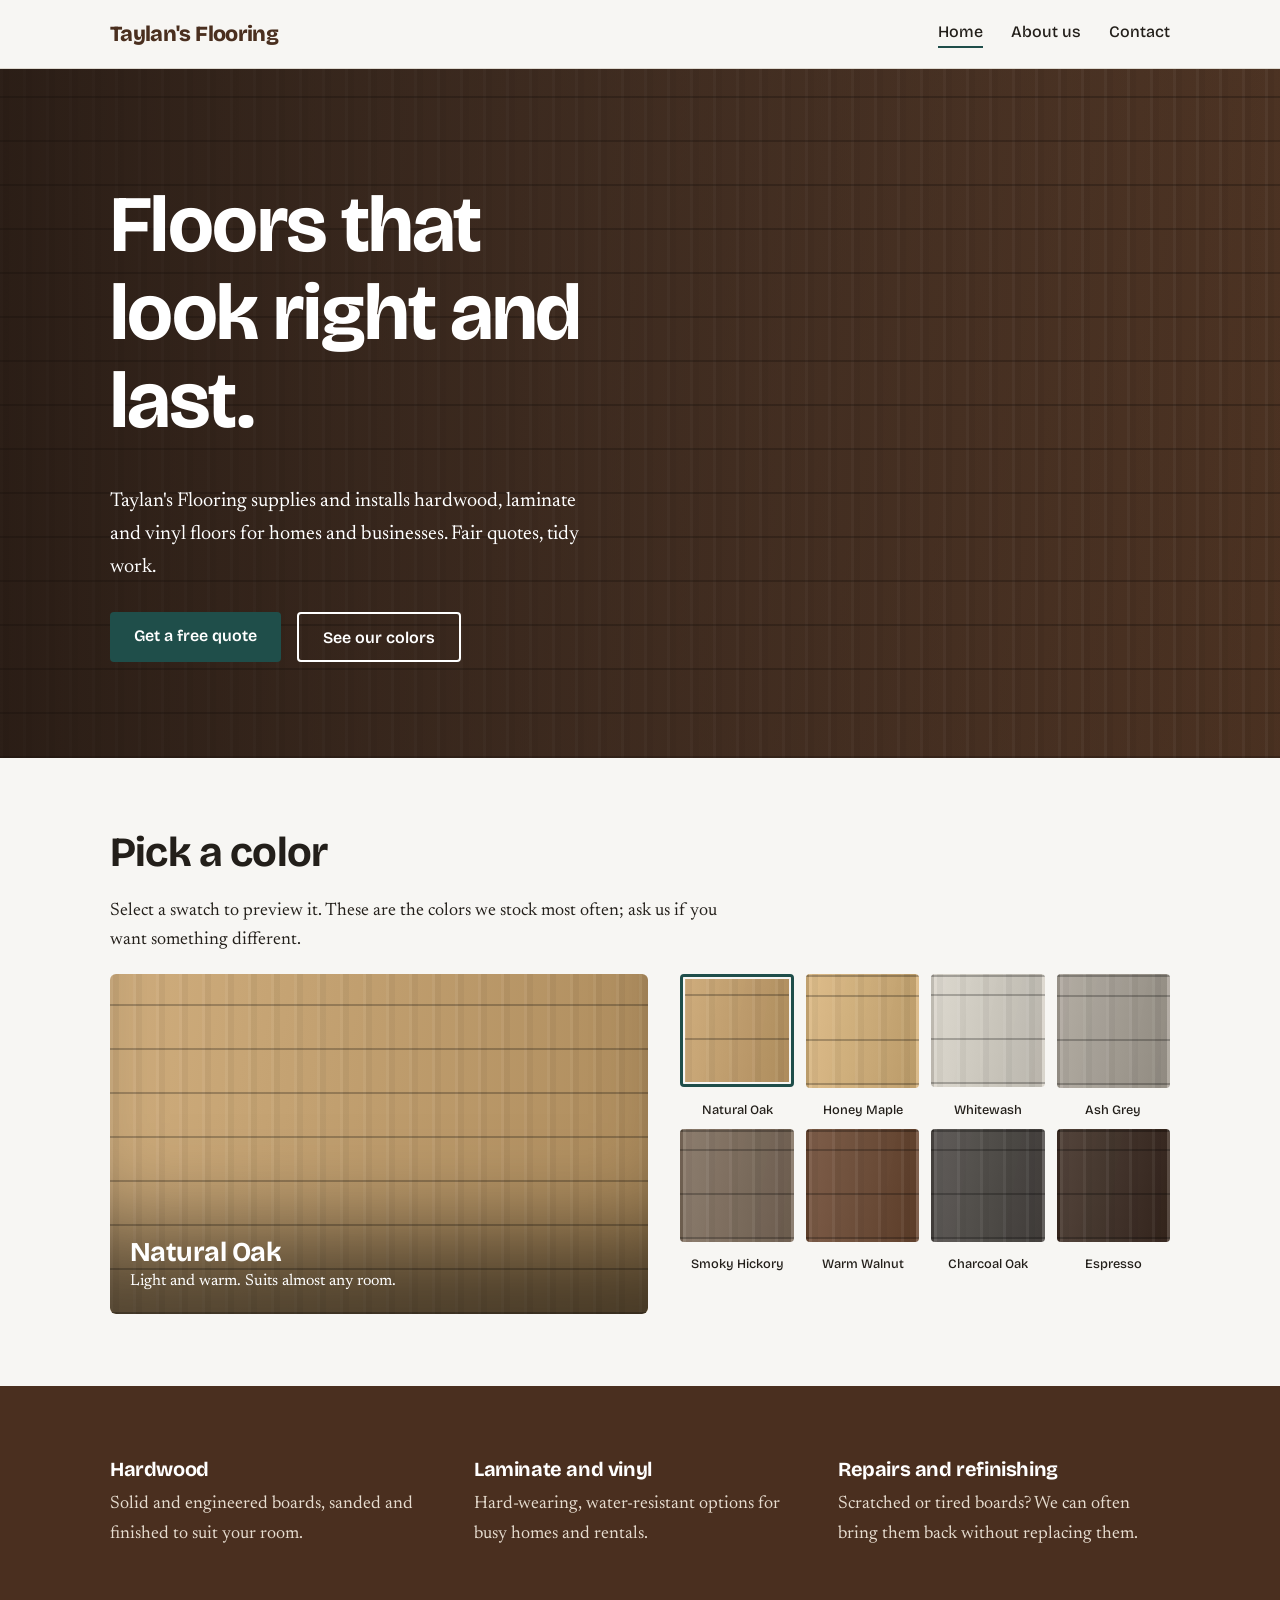
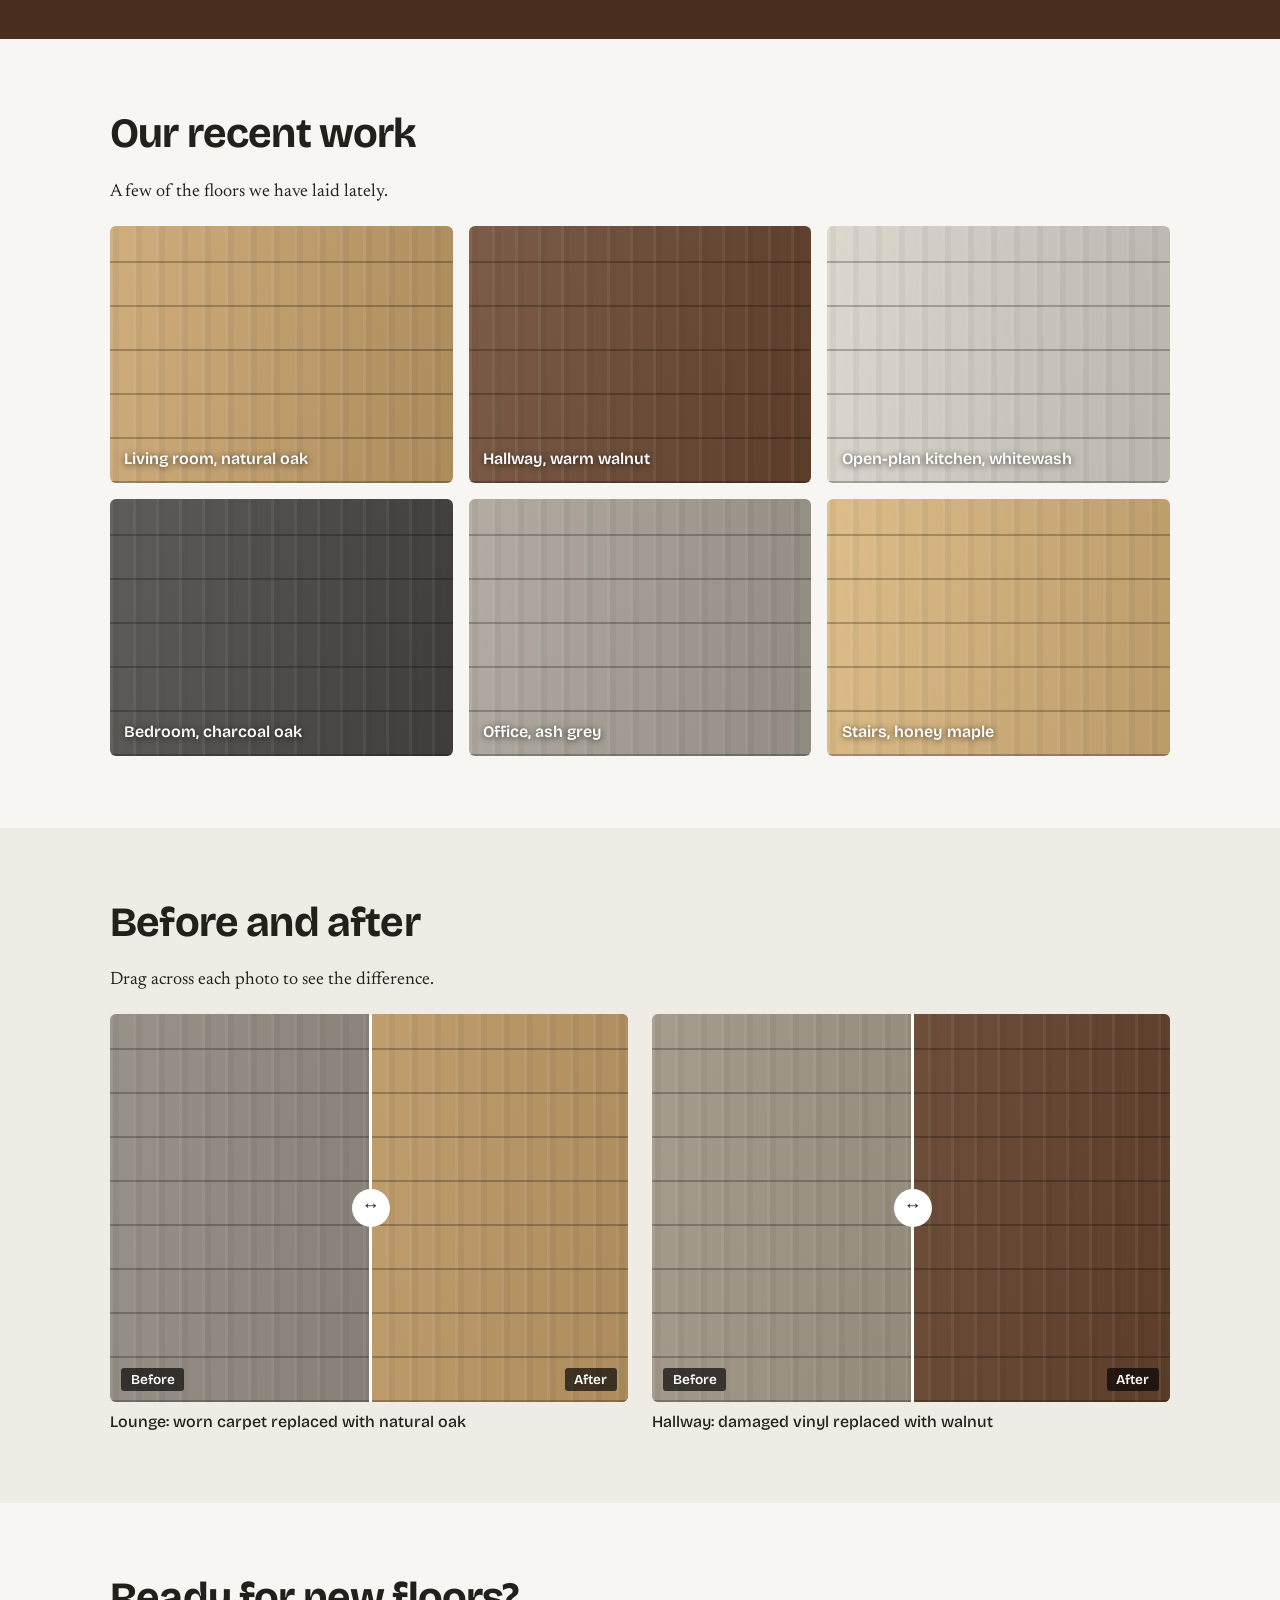
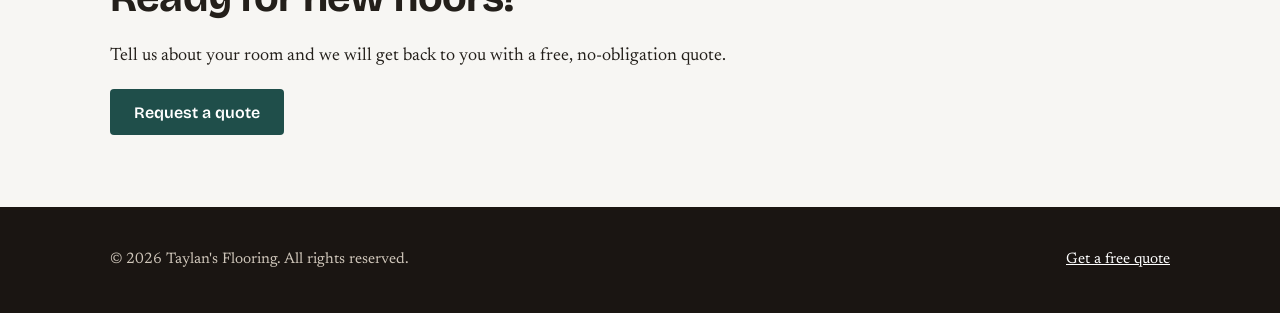
<file: index.html>
<!doctype html><html lang="en"><head><title>Taylan's Flooring | Floors installed properly</title><meta name="description" content="Hardwood, laminate and vinyl flooring supplied and installed by Taylan's Flooring."><meta charset="utf-8"><meta name="viewport" content="width=device-width,initial-scale=1"><link rel="preconnect" href="https://fonts.googleapis.com"><link rel="preconnect" href="https://fonts.gstatic.com" crossorigin><link href="https://fonts.googleapis.com/css2?family=Bricolage+Grotesque:wght@500;600;800&family=Newsreader:ital,wght@0,400;0,600;1,400&display=swap" rel="stylesheet"><link rel="stylesheet" href="css/style.css"></head><body>
<header><div class="wrap bar"><a class="logo" href="index.html">Taylan's Flooring</a>
<button class="menu" aria-expanded="false" aria-controls="nav">Menu</button>
<nav id="nav"><ul><li><a href="index.html" aria-current="page">Home</a></li><li><a href="about.html">About us</a></li><li><a href="contact.html">Contact</a></li></ul></nav></div></header>
<main>
<section class="hero wood"><div class="wrap">
<h1>Floors that<br>look right and<br>last.</h1>
<p>Taylan's Flooring supplies and installs hardwood, laminate and vinyl floors for homes and businesses. Fair quotes, tidy work.</p>
<div class="row"><a class="btn" href="contact.html">Get a free quote</a><a class="btn alt" href="#colors">See our colors</a></div>
</div></section>

<section id="colors"><div class="wrap">
<h2>Pick a color</h2>
<p>Select a swatch to preview it. These are the colors we stock most often; ask us if you want something different.</p>
<div class="pick"><div id="preview" class="preview wood" aria-live="polite"></div><ul id="swatches" class="swatches"></ul></div>
</div></section>

<section class="band"><div class="wrap cols">
<div><h3>Hardwood</h3><p>Solid and engineered boards, sanded and finished to suit your room.</p></div>
<div><h3>Laminate and vinyl</h3><p>Hard-wearing, water-resistant options for busy homes and rentals.</p></div>
<div><h3>Repairs and refinishing</h3><p>Scratched or tired boards? We can often bring them back without replacing them.</p></div>
</div></section>

<section id="work"><div class="wrap">
<h2>Our recent work</h2>
<p>A few of the floors we have laid lately.</p>
<div class="grid">
<div class="tile wood" style="--c:#c9a26b"><span>Living room, natural oak</span></div>
<div class="tile wood" style="--c:#6b4730"><span>Hallway, warm walnut</span></div>
<div class="tile wood" style="--c:#d8d3c8"><span>Open-plan kitchen, whitewash</span></div>
<div class="tile wood" style="--c:#4a4642"><span>Bedroom, charcoal oak</span></div>
<div class="tile wood" style="--c:#a8a196"><span>Office, ash grey</span></div>
<div class="tile wood" style="--c:#d9b47a"><span>Stairs, honey maple</span></div>
</div></div></section>

<section id="before-after" style="background:#efece6"><div class="wrap">
<h2>Before and after</h2>
<p>Drag across each photo to see the difference.</p>
<div class="ba-list">
<figure style="margin:0"><div class="ba"><div class="wood" style="--c:#8a8379"></div><div class="after wood" style="--c:#c9a26b"></div><span class="tag l">Before</span><span class="tag r">After</span><div class="handle"></div><input type="range" min="0" max="100" value="50" aria-label="Compare before and after, lounge floor"></div><figcaption class="cap">Lounge: worn carpet replaced with natural oak</figcaption></figure>
<figure style="margin:0"><div class="ba"><div class="wood" style="--c:#9a8f7e"></div><div class="after wood" style="--c:#6b4730"></div><span class="tag l">Before</span><span class="tag r">After</span><div class="handle"></div><input type="range" min="0" max="100" value="50" aria-label="Compare before and after, hallway floor"></div><figcaption class="cap">Hallway: damaged vinyl replaced with walnut</figcaption></figure>
</div></div></section>

<section><div class="wrap"><h2>Ready for new floors?</h2><p>Tell us about your room and we will get back to you with a free, no-obligation quote.</p><a class="btn" href="contact.html">Request a quote</a></div></section>
</main>
<footer><div class="wrap"><div>© 2026 Taylan's Flooring. All rights reserved.</div><div><a href="contact.html">Get a free quote</a></div></div></footer><script src="js/main.js"></script></body></html>
</file>
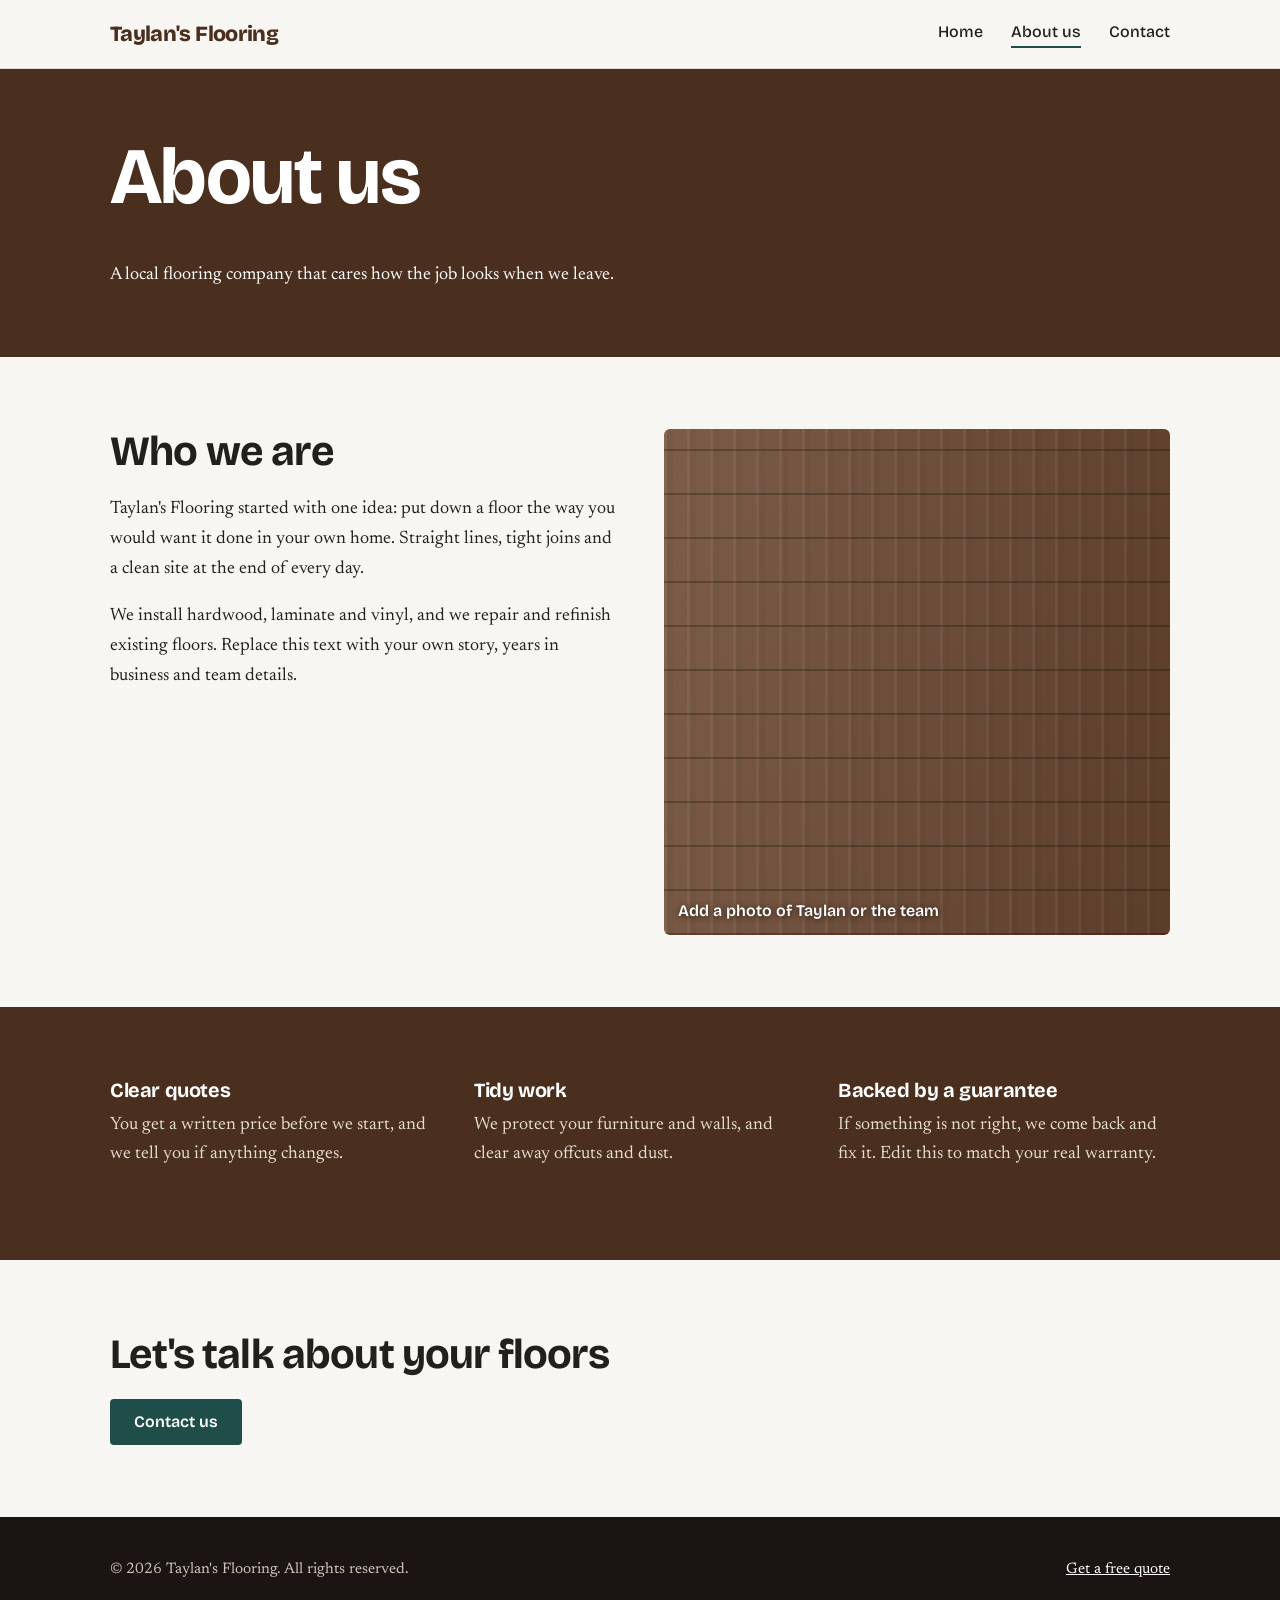
<file: about.html>
<!doctype html><html lang="en"><head><title>About us | Taylan's Flooring</title><meta name="description" content="Meet the team behind Taylan's Flooring."><meta charset="utf-8"><meta name="viewport" content="width=device-width,initial-scale=1"><link rel="preconnect" href="https://fonts.googleapis.com"><link rel="preconnect" href="https://fonts.gstatic.com" crossorigin><link href="https://fonts.googleapis.com/css2?family=Bricolage+Grotesque:wght@500;600;800&family=Newsreader:ital,wght@0,400;0,600;1,400&display=swap" rel="stylesheet"><link rel="stylesheet" href="css/style.css"></head><body>
<header><div class="wrap bar"><a class="logo" href="index.html">Taylan's Flooring</a>
<button class="menu" aria-expanded="false" aria-controls="nav">Menu</button>
<nav id="nav"><ul><li><a href="index.html">Home</a></li><li><a href="about.html" aria-current="page">About us</a></li><li><a href="contact.html">Contact</a></li></ul></nav></div></header>
<main>
<div class="page-head"><div class="wrap"><h1>About us</h1><p>A local flooring company that cares how the job looks when we leave.</p></div></div>
<section><div class="wrap two">
<div><h2>Who we are</h2>
<p>Taylan's Flooring started with one idea: put down a floor the way you would want it done in your own home. Straight lines, tight joins and a clean site at the end of every day.</p>
<p>We install hardwood, laminate and vinyl, and we repair and refinish existing floors. Replace this text with your own story, years in business and team details.</p></div>
<div class="tile wood" style="--c:#6b4730;aspect-ratio:1"><span>Add a photo of Taylan or the team</span></div>
</div></section>
<section class="band"><div class="wrap cols">
<div><h3>Clear quotes</h3><p>You get a written price before we start, and we tell you if anything changes.</p></div>
<div><h3>Tidy work</h3><p>We protect your furniture and walls, and clear away offcuts and dust.</p></div>
<div><h3>Backed by a guarantee</h3><p>If something is not right, we come back and fix it. Edit this to match your real warranty.</p></div>
</div></section>
<section><div class="wrap"><h2>Let's talk about your floors</h2><a class="btn" href="contact.html">Contact us</a></div></section>
</main>
<footer><div class="wrap"><div>© 2026 Taylan's Flooring. All rights reserved.</div><div><a href="contact.html">Get a free quote</a></div></div></footer><script src="js/main.js"></script></body></html>
</file>
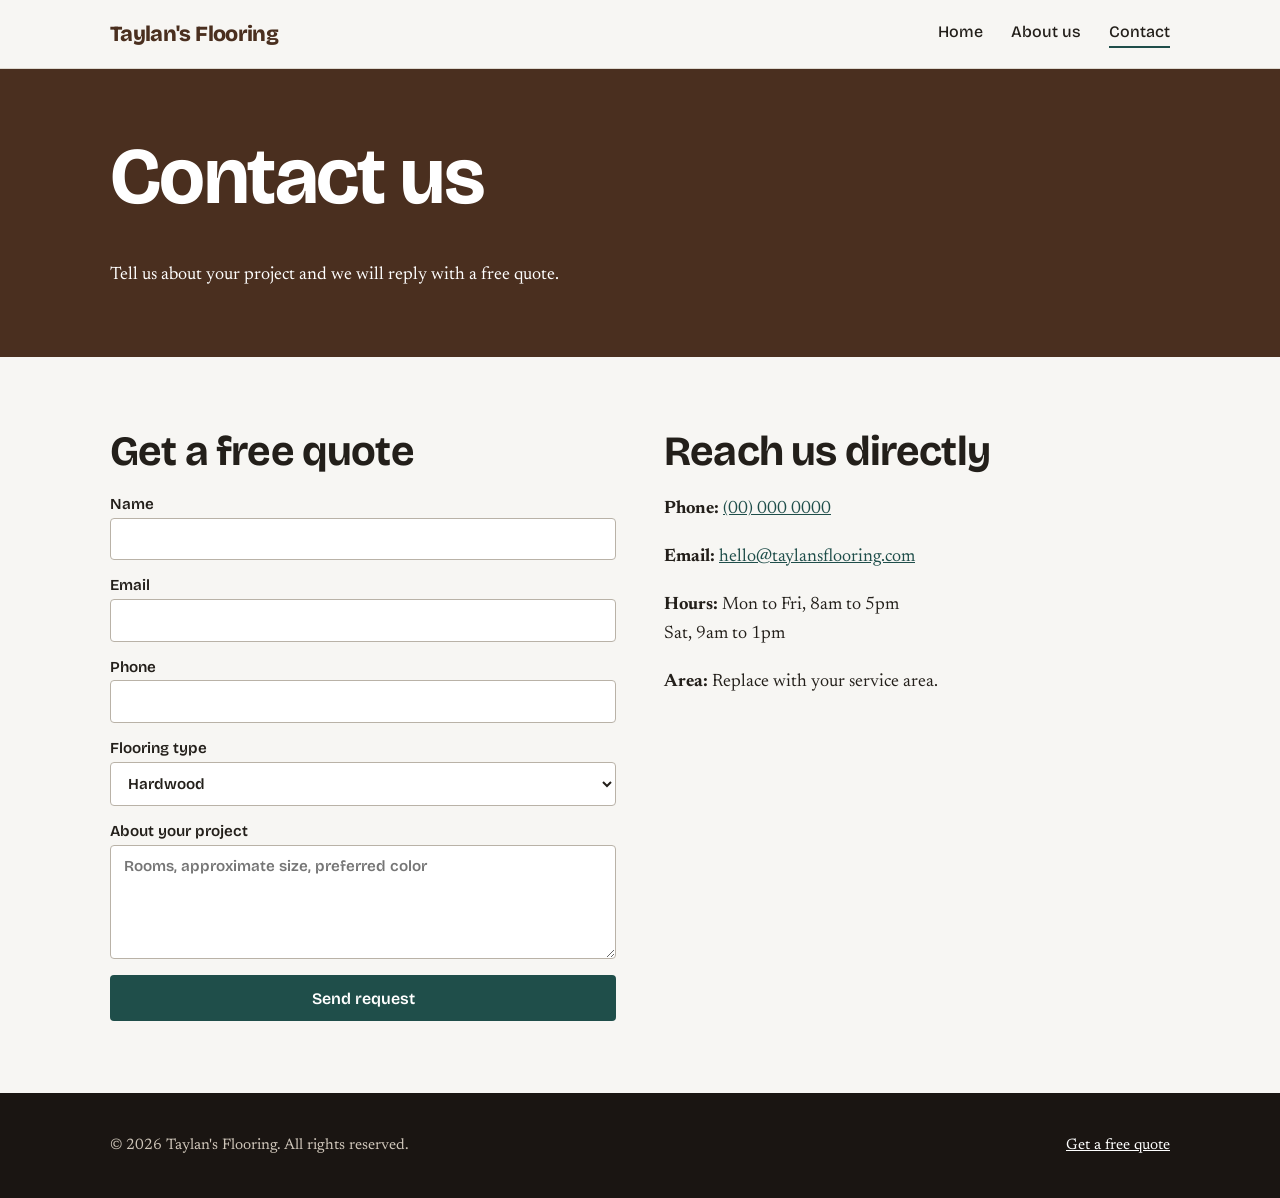
<file: contact.html>
<!doctype html><html lang="en"><head><title>Contact | Taylan's Flooring</title><meta name="description" content="Request a free flooring quote from Taylan's Flooring."><meta charset="utf-8"><meta name="viewport" content="width=device-width,initial-scale=1"><link rel="preconnect" href="https://fonts.googleapis.com"><link rel="preconnect" href="https://fonts.gstatic.com" crossorigin><link href="https://fonts.googleapis.com/css2?family=Bricolage+Grotesque:wght@500;600;800&family=Newsreader:ital,wght@0,400;0,600;1,400&display=swap" rel="stylesheet"><link rel="stylesheet" href="css/style.css"></head><body>
<header><div class="wrap bar"><a class="logo" href="index.html">Taylan's Flooring</a>
<button class="menu" aria-expanded="false" aria-controls="nav">Menu</button>
<nav id="nav"><ul><li><a href="index.html">Home</a></li><li><a href="about.html">About us</a></li><li><a href="contact.html" aria-current="page">Contact</a></li></ul></nav></div></header>
<main>
<div class="page-head"><div class="wrap"><h1>Contact us</h1><p>Tell us about your project and we will reply with a free quote.</p></div></div>
<section><div class="wrap two">
<div><h2>Get a free quote</h2>
<div id="ok" class="ok" role="status">Thanks, your message is ready to send. (Connect the form to an email service to receive it. See the README.)</div>
<form id="quote">
<label>Name<input name="name" required autocomplete="name"></label>
<label>Email<input type="email" name="email" required autocomplete="email"></label>
<label>Phone<input type="tel" name="phone" autocomplete="tel"></label>
<label>Flooring type<select name="type"><option>Hardwood</option><option>Laminate</option><option>Vinyl</option><option>Repair or refinish</option><option>Not sure yet</option></select></label>
<label>About your project<textarea name="message" rows="5" placeholder="Rooms, approximate size, preferred color"></textarea></label>
<button class="btn" type="submit">Send request</button>
</form></div>
<div><h2>Reach us directly</h2>
<p><strong>Phone:</strong> <a href="tel:+640000000">(00) 000 0000</a></p>
<p><strong>Email:</strong> <a href="mailto:hello@taylansflooring.com">hello@taylansflooring.com</a></p>
<p><strong>Hours:</strong> Mon to Fri, 8am to 5pm<br>Sat, 9am to 1pm</p>
<p><strong>Area:</strong> Replace with your service area.</p></div>
</div></section>
</main>
<footer><div class="wrap"><div>© 2026 Taylan's Flooring. All rights reserved.</div><div><a href="contact.html">Get a free quote</a></div></div></footer><script src="js/main.js"></script></body></html>
</file>
<file: css/style.css>
:root{--ink:#231f1a;--muted:#6a625a;--bg:#f7f6f3;--panel:#ffffff;--line:#ddd8cf;--walnut:#4a2f1f;--teal:#1f4e4a;--teal-d:#16393a;--oak:#c9a26b;
--head:'Bricolage Grotesque',Georgia,sans-serif;--body:'Newsreader',Georgia,serif}
*{box-sizing:border-box}html{scroll-behavior:smooth}
body{margin:0;background:var(--bg);color:var(--ink);font:18px/1.65 var(--body)}
h1,h2,h3{font-family:var(--head);line-height:1.1;margin:0 0 .5em;letter-spacing:-.02em}
h1{font-size:clamp(2.6rem,7vw,5rem)}h2{font-size:clamp(1.8rem,4vw,2.6rem)}h3{font-size:1.25rem}
p{margin:0 0 1em;max-width:62ch}a{color:var(--teal)}
:focus-visible{outline:3px solid var(--teal);outline-offset:3px}
.wrap{max-width:1100px;margin:0 auto;padding:0 1.25rem}
section{padding:4.5rem 0}
.btn{display:inline-block;background:var(--teal);color:#fff;text-decoration:none;font:600 1rem var(--head);padding:.85rem 1.5rem;border:0;border-radius:4px;cursor:pointer}
.btn:hover{background:var(--teal-d)}.btn.alt{background:transparent;color:#fff;border:2px solid #fff}
header{position:sticky;top:0;z-index:10;background:var(--bg);border-bottom:1px solid var(--line)}
.bar{display:flex;align-items:center;justify-content:space-between;height:68px}
.logo{font:800 1.35rem var(--head);color:var(--walnut);text-decoration:none;letter-spacing:-.03em}
nav ul{display:flex;gap:1.75rem;list-style:none;margin:0;padding:0}
nav a{font:500 1rem var(--head);color:var(--ink);text-decoration:none;padding:.3rem 0;border-bottom:2px solid transparent}
nav a:hover,nav a[aria-current]{border-color:var(--teal)}
.menu{display:none;background:none;border:1px solid var(--line);border-radius:4px;padding:.4rem .8rem;font:600 .95rem var(--head);cursor:pointer}
@media(max-width:720px){.menu{display:block}nav{display:none;position:absolute;top:68px;left:0;right:0;background:var(--bg);border-bottom:1px solid var(--line);padding:1rem 1.25rem}
nav.open{display:block}nav ul{flex-direction:column;gap:.9rem}}
.wood{background-color:var(--c,#c9a26b);background-image:repeating-linear-gradient(0deg,rgba(0,0,0,.24) 0 2px,transparent 2px 44px),repeating-linear-gradient(90deg,rgba(255,255,255,.05) 0 3px,rgba(0,0,0,.04) 3px 9px,transparent 9px 23px),linear-gradient(100deg,rgba(255,255,255,.12),rgba(0,0,0,.14))}
.hero{color:#fff;padding:7rem 0 6rem;--c:#6b4730;position:relative}
.hero:before{content:"";position:absolute;inset:0;background:linear-gradient(90deg,rgba(20,12,8,.78),rgba(20,12,8,.25))}
.hero .wrap{position:relative}.hero p{font-size:1.25rem;max-width:44ch}
.hero .row{display:flex;gap:1rem;flex-wrap:wrap;margin-top:1.75rem}
.pick{display:grid;grid-template-columns:1.1fr 1fr;gap:2rem;align-items:start}
.preview{min-height:340px;border-radius:6px;display:flex;align-items:flex-end;padding:1.25rem;color:#fff;box-shadow:inset 0 -140px 100px -60px rgba(0,0,0,.6)}
.preview h3{font-size:1.7rem;margin:0}.preview p{margin:0;font-size:1rem}
.swatches{display:grid;grid-template-columns:repeat(4,1fr);gap:.75rem;list-style:none;margin:0;padding:0}
.sw{width:100%;aspect-ratio:1;border:3px solid transparent;border-radius:4px;cursor:pointer;padding:0}
.sw[aria-pressed=true]{border-color:var(--teal);outline:2px solid var(--bg);outline-offset:-5px}
.swname{display:block;font:500 .8rem var(--head);margin-top:.35rem;text-align:center}
@media(max-width:760px){.pick{grid-template-columns:1fr}}
.grid{display:grid;grid-template-columns:repeat(3,1fr);gap:1rem}
.tile{aspect-ratio:4/3;border-radius:6px;display:flex;align-items:flex-end;padding:.9rem;color:#fff;font:600 1rem var(--head);overflow:hidden;position:relative}
.tile img{position:absolute;inset:0;width:100%;height:100%;object-fit:cover}
.tile span{position:relative;text-shadow:0 1px 6px rgba(0,0,0,.7)}
@media(max-width:760px){.grid{grid-template-columns:1fr 1fr}}
.ba-list{display:grid;grid-template-columns:1fr 1fr;gap:1.5rem}
.ba{position:relative;aspect-ratio:4/3;border-radius:6px;overflow:hidden;user-select:none}
.ba>div,.ba>img{position:absolute;inset:0;width:100%;height:100%;object-fit:cover}
.ba .after{clip-path:inset(0 0 0 50%)}
.ba input{position:absolute;inset:0;width:100%;height:100%;opacity:0;cursor:ew-resize;margin:0}
.ba .handle{position:absolute;top:0;bottom:0;left:50%;width:3px;background:#fff;pointer-events:none}
.ba .handle:after{content:"↔";position:absolute;top:50%;left:50%;transform:translate(-50%,-50%);background:#fff;color:var(--ink);width:38px;height:38px;border-radius:50%;display:grid;place-items:center}
.ba:focus-within{outline:3px solid var(--teal)}
.tag{position:absolute;bottom:.7rem;font:600 .85rem var(--head);background:rgba(0,0,0,.65);color:#fff;padding:.2rem .6rem;border-radius:3px;z-index:1}
.tag.l{left:.7rem}.tag.r{right:.7rem}
.cap{font:500 1rem var(--head);margin:.6rem 0 0}
@media(max-width:760px){.ba-list{grid-template-columns:1fr}}
.band{background:var(--walnut);color:#fff}.band p{color:#e6dccf}
.cols{display:grid;grid-template-columns:repeat(3,1fr);gap:2rem}
@media(max-width:760px){.cols{grid-template-columns:1fr}}
.two{display:grid;grid-template-columns:1fr 1fr;gap:3rem}@media(max-width:760px){.two{grid-template-columns:1fr}}
.page-head{background:var(--walnut);color:#fff;padding:4rem 0 3rem}
form{display:grid;gap:1rem}label{font:600 .95rem var(--head);display:grid;gap:.3rem}
input,select,textarea{font:inherit;padding:.7rem .8rem;border:1px solid #b9b2a7;border-radius:4px;background:#fff;color:var(--ink);width:100%}
.ok{background:#e3efe9;border-left:4px solid var(--teal);padding:1rem;display:none;margin-bottom:1rem}
footer{background:#1a1512;color:#cfc6ba;padding:2.5rem 0;font-size:.95rem}footer a{color:#fff}
footer .wrap{display:flex;justify-content:space-between;flex-wrap:wrap;gap:1rem}
@media(prefers-reduced-motion:reduce){html{scroll-behavior:auto}}
</file>
